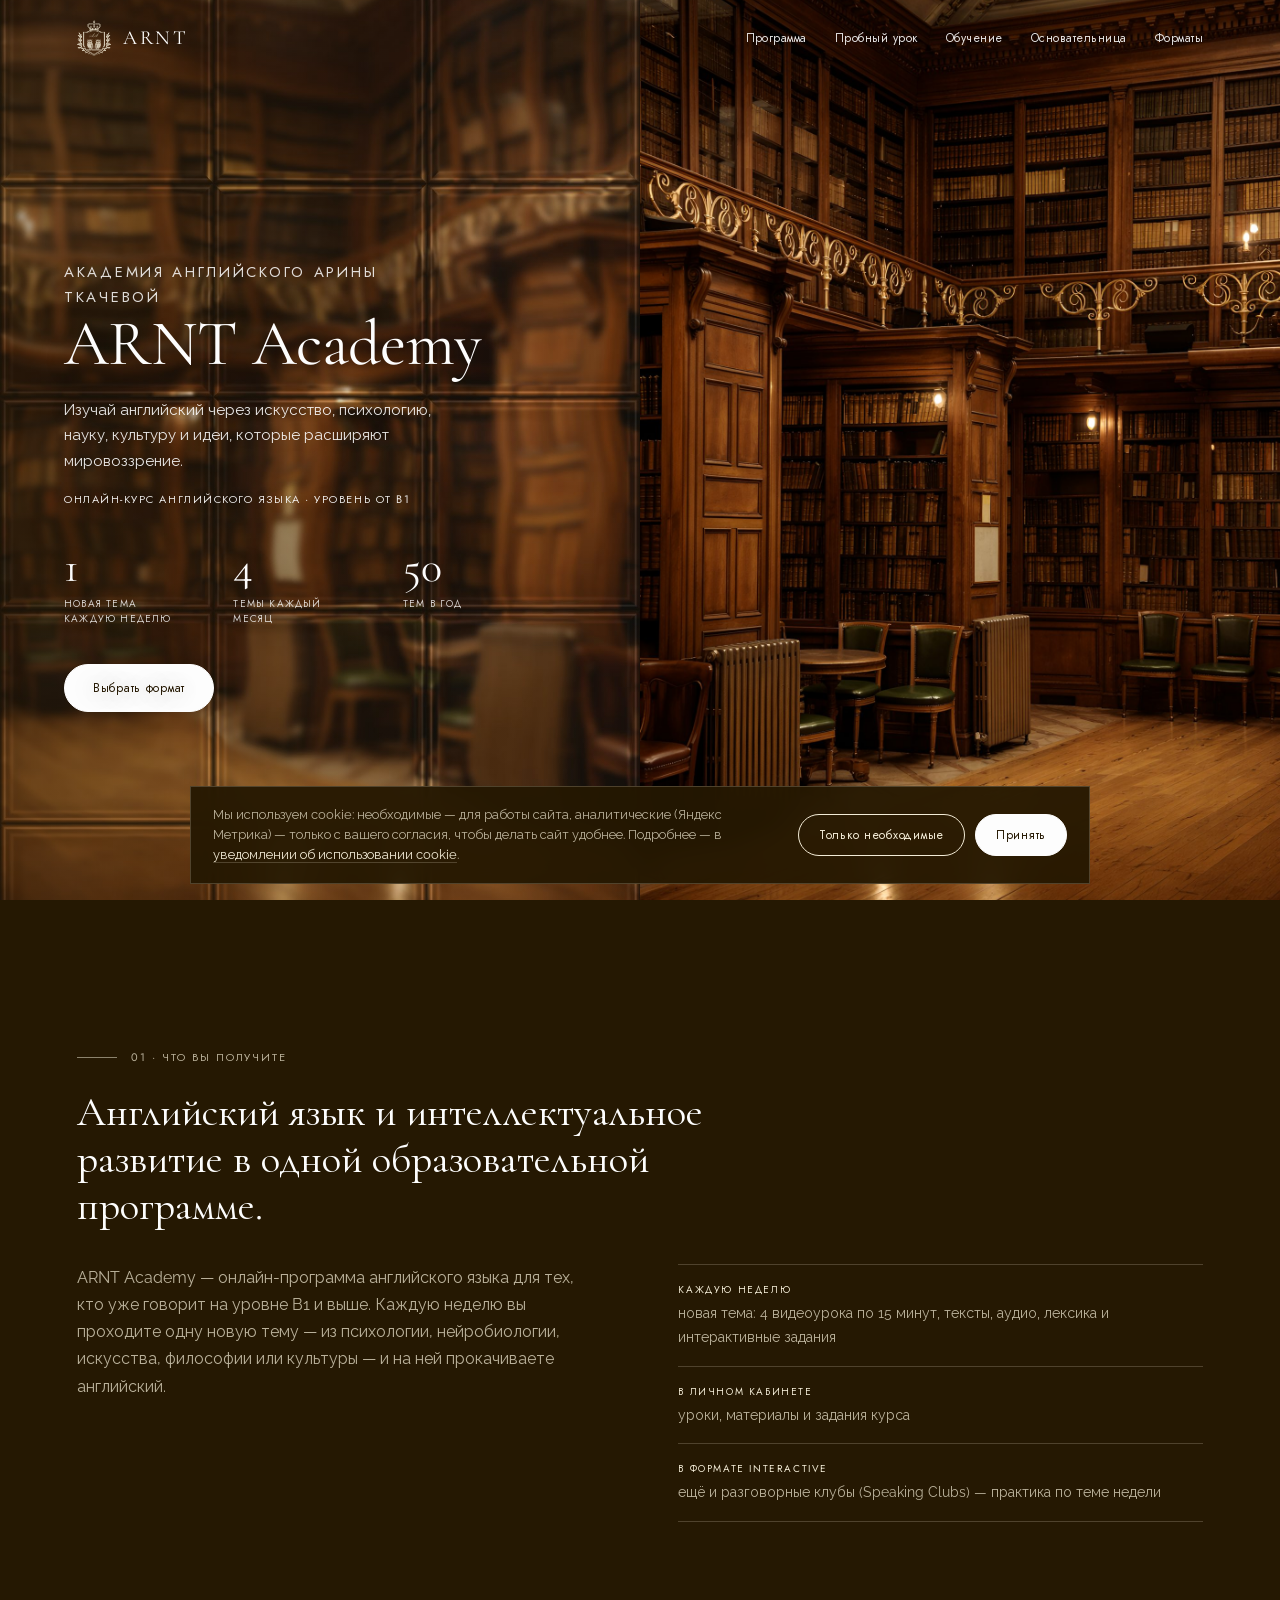
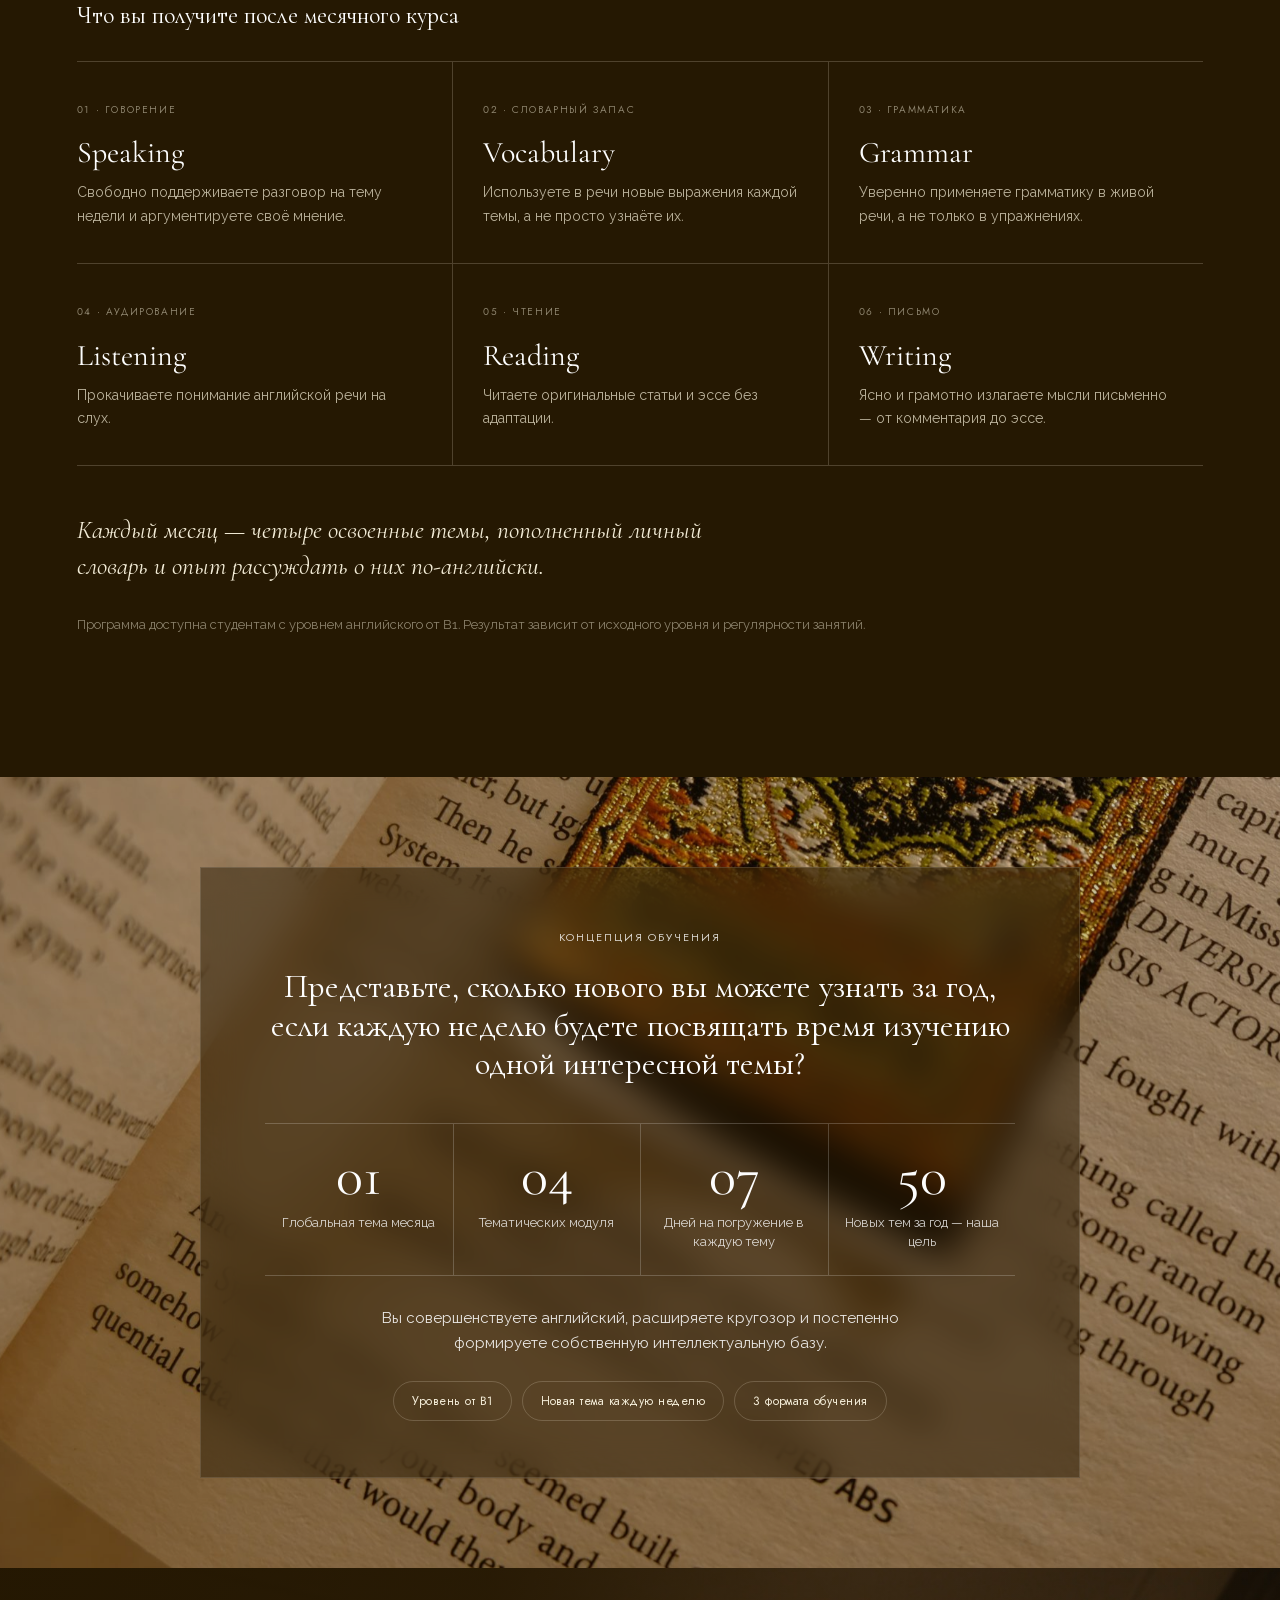
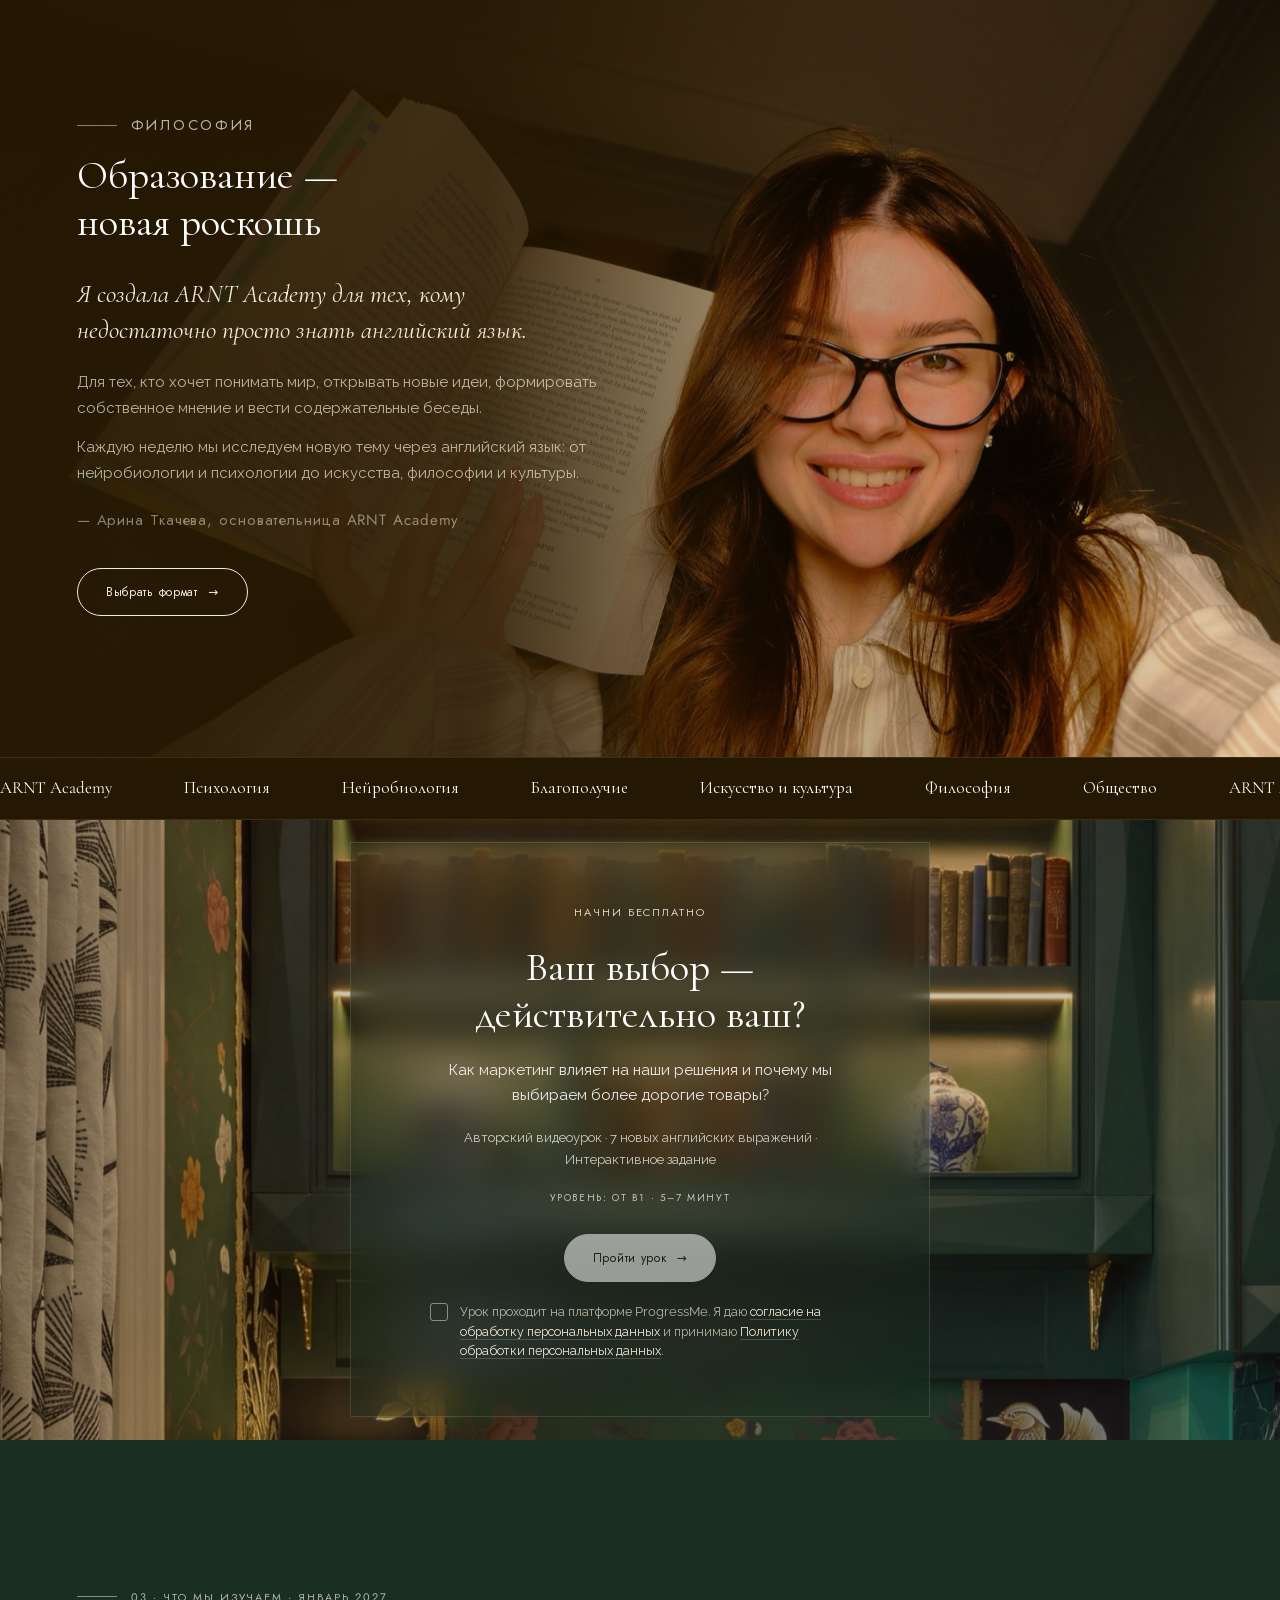
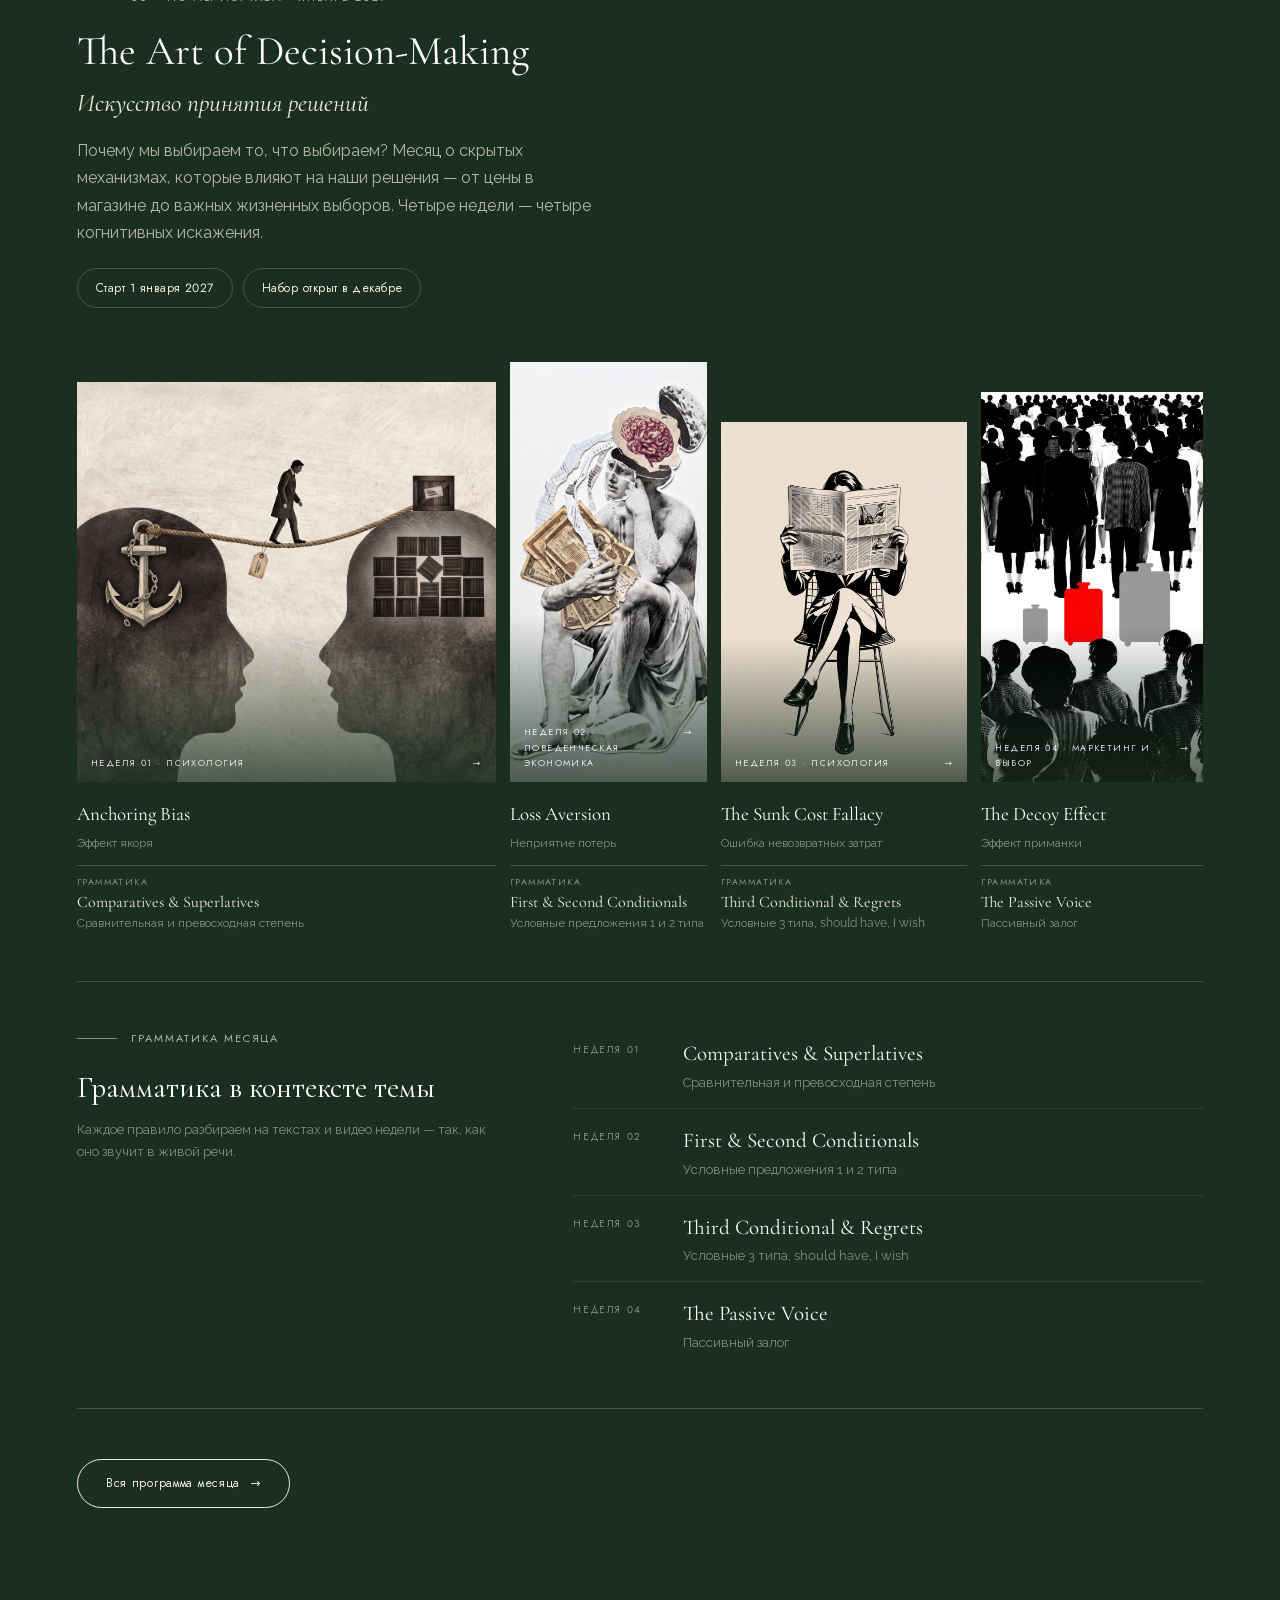
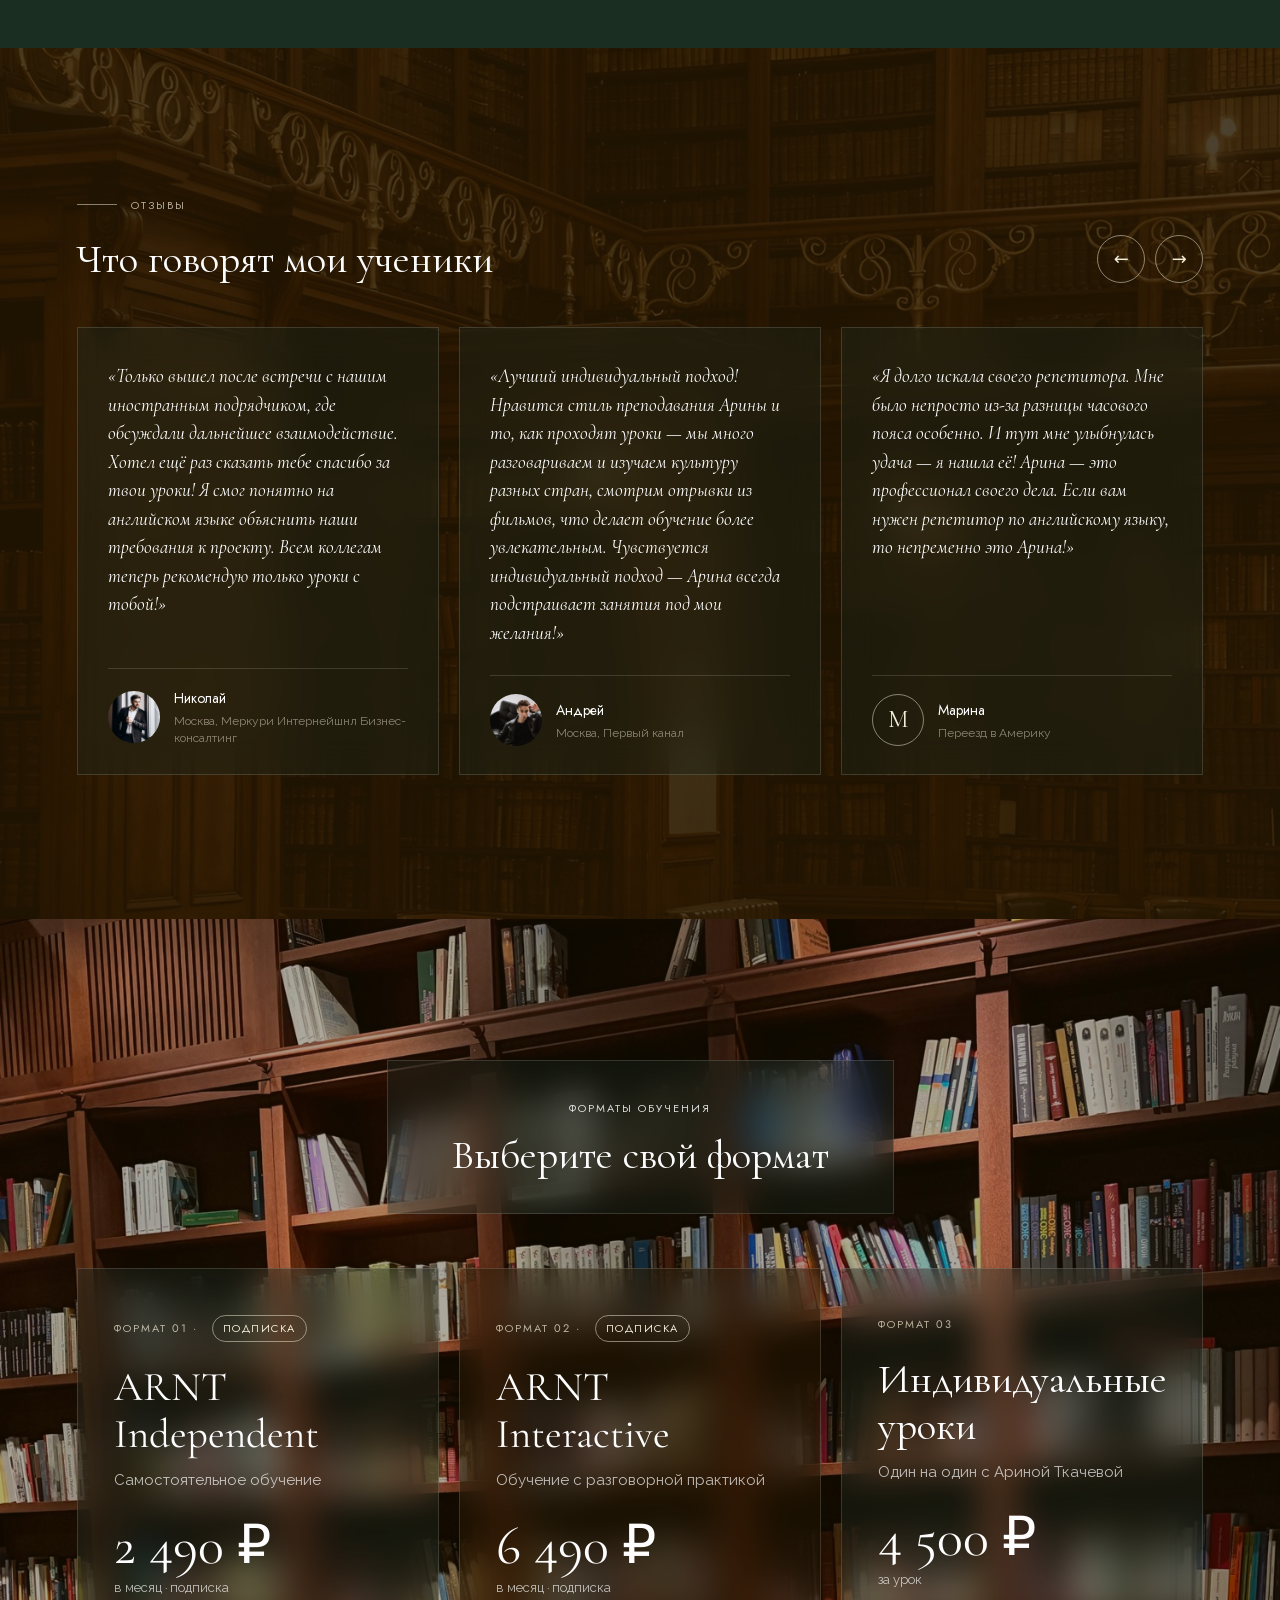
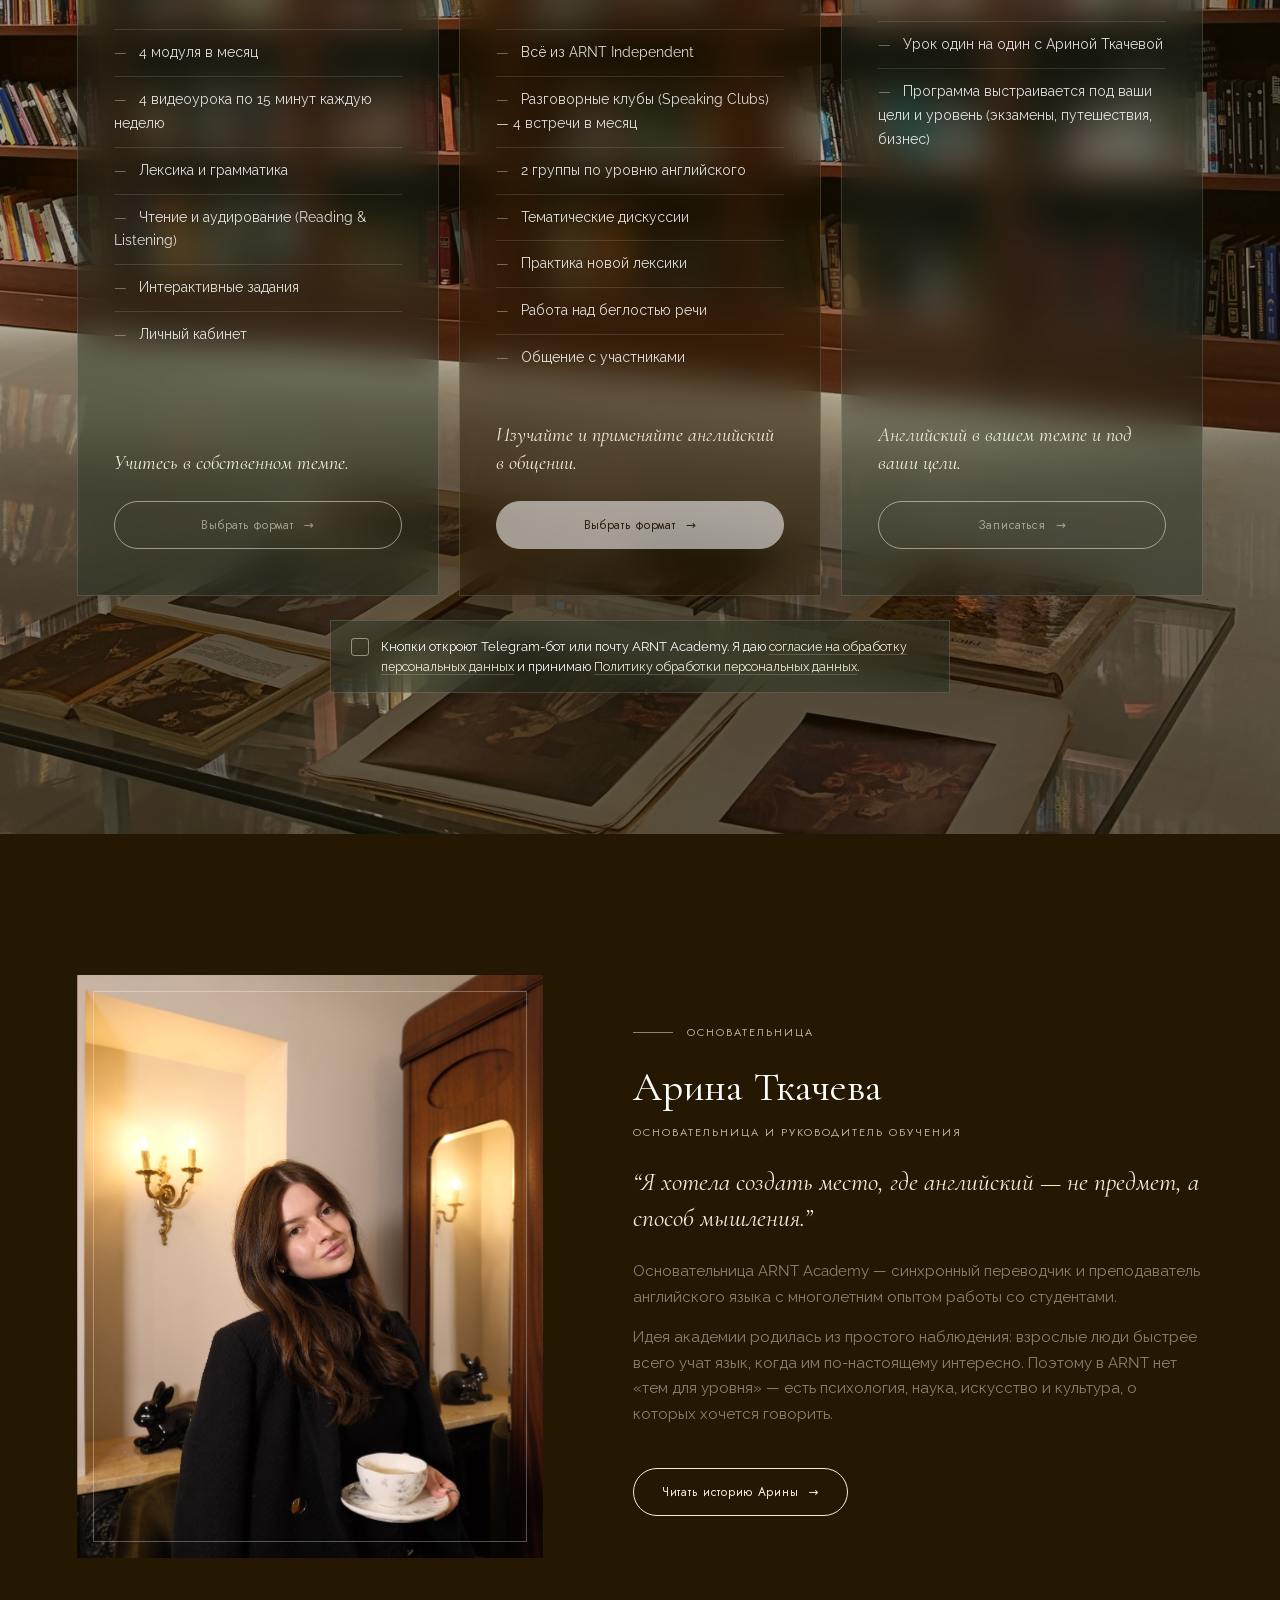
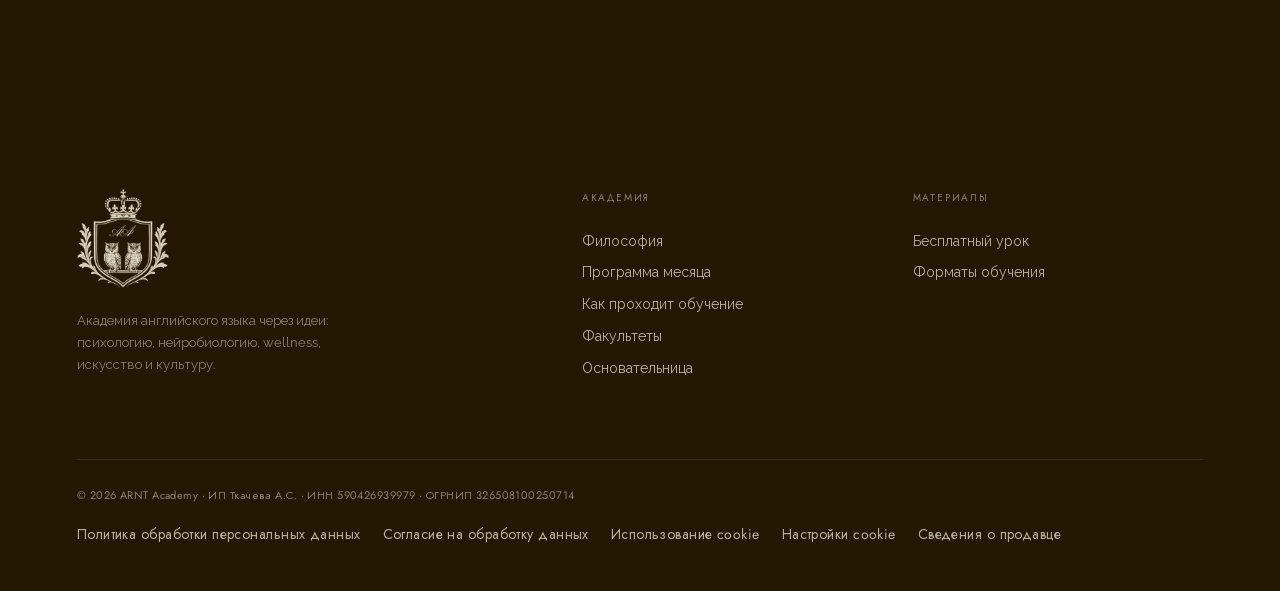
<file: index.html>
<!doctype html>
<html lang="ru">
<head>
  <meta charset="utf-8">
  <meta name="viewport" content="width=device-width, initial-scale=1">
  <title>ARNT Academy — академия английского языка</title>
  <meta name="description" content="ARNT Academy — академия английского языка Арины Ткачевой: английский через психологию, науку, искусство и культуру.">
  <meta name="theme-color" content="#1A2E22">
  <link rel="canonical" href="https://arntacademy.ru/">
  <link rel="icon" href="assets/img/logo-dark.png">
  <link rel="apple-touch-icon" href="assets/img/logo-dark.png">
  <meta property="og:type" content="website">
  <meta property="og:locale" content="ru_RU">
  <meta property="og:site_name" content="ARNT Academy">
  <meta property="og:url" content="https://arntacademy.ru/">
  <meta property="og:title" content="ARNT Academy — академия английского языка Арины Ткачевой">
  <meta property="og:description" content="Английский через психологию, науку, искусство и культуру. Новая тема каждую неделю, уровень от B1.">
  <meta property="og:image" content="https://arntacademy.ru/assets/img/og-image.jpg">
  <script type="application/ld+json">{"@context":"https://schema.org","@type":"EducationalOrganization","name":"ARNT Academy","url":"https://arntacademy.ru/","logo":"https://arntacademy.ru/assets/img/logo-dark.png","email":"arntacademy@gmail.com","founder":{"@type":"Person","name":"Арина Ткачева"},"description":"Онлайн-курс английского языка через психологию, науку, искусство и культуру. Уровень от B1."}</script>
  <!-- Безопасность: загрузка только с собственного домена -->
  <meta http-equiv="Content-Security-Policy" content="default-src 'self'; script-src 'self' https://mc.yandex.ru https://yastatic.net; style-src 'self' 'unsafe-inline'; img-src 'self' data: https://mc.yandex.ru; font-src 'self'; connect-src 'self' https://mc.yandex.ru; frame-src blob: https://mc.yandex.ru https://mc.yandex.com; child-src blob: https://mc.yandex.ru https://mc.yandex.com; media-src 'self'; object-src 'none'; base-uri 'self'; form-action 'self'">
  <meta name="referrer" content="strict-origin-when-cross-origin">
  <!-- Фирменные шрифты хранятся локально (без передачи данных посетителей третьим лицам) -->
  <link rel="stylesheet" href="css/fonts-cyr.css">
  <link rel="stylesheet" href="css/style.css">
</head>
<body>
  <header class="nav" id="nav">
    <a href="#/" class="nav__brand"><img src="assets/img/logo-cream.png" alt="">ARNT</a>
    <nav class="nav__links" id="navLinks"></nav>
    <button class="burger" id="burger" aria-label="Меню"><span></span><span></span></button>
  </header>
  <div class="mobile-menu" id="mobileMenu"></div>

  <main id="app"></main>
  <footer class="footer" id="footer"></footer>
  <div class="toast" id="toast"></div>
  <div class="cookie-bar" id="cookieBar" hidden>
    <p>Мы используем cookie: необходимые — для работы сайта, аналитические (Яндекс Метрика) — только с вашего согласия, чтобы делать сайт удобнее. Подробнее — в <a href="#/cookies">уведомлении об использовании cookie</a>.</p>
    <div class="cookie-bar__btns"><button class="btn" data-cookie="necessary">Только необходимые</button><button class="btn btn--solid" data-cookie="all">Принять</button></div>
  </div>
  <div class="modal" id="consentModal" hidden>
    <div class="modal__box" role="dialog" aria-modal="true" aria-labelledby="consentTitle">
      <button class="modal__close" data-consent-close aria-label="Закрыть">×</button>
      <p class="eyebrow">Перед переходом</p>
      <h2 class="h3" id="consentTitle">Подтвердите согласие на обработку данных</h2>
      <p class="muted small">Вы переходите во внешний сервис, где сможете оставить свои данные для записи.</p>
      <div class="consent-slot"></div>
      <a class="btn btn--solid is-disabled" id="consentGo" href="#" target="_blank" rel="noopener">Продолжить →</a>
    </div>
  </div>

  <script src="js/data.js"></script>
  <script src="js/app.js"></script>
</body>
</html>
</file>
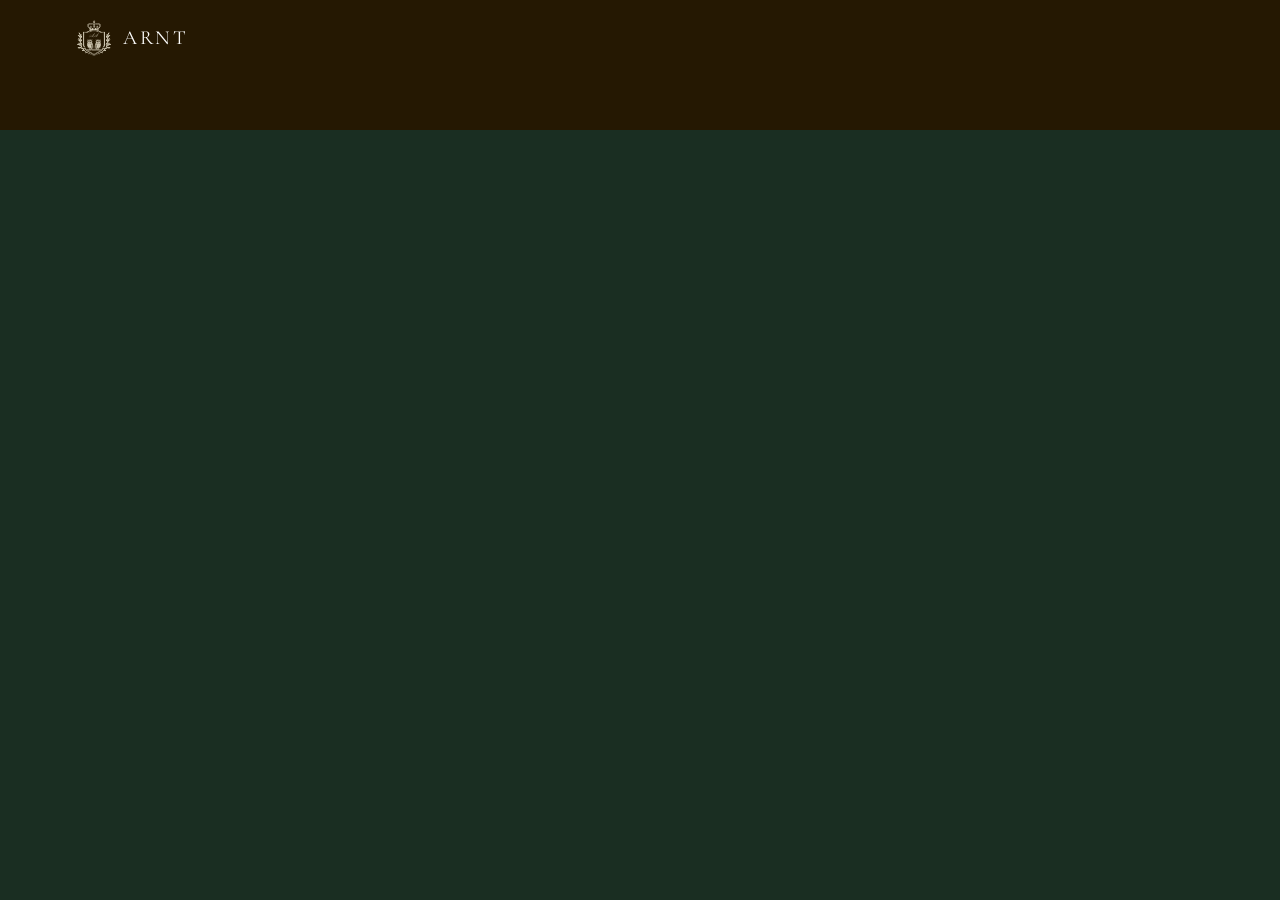
<file: async.html>
<!doctype html>
<html lang="ru"><head><meta charset="utf-8">
<title>ARNT Academy</title>
<meta name="robots" content="noindex">
<link rel="canonical" href="https://arntacademy.ru/#/membership">
<meta http-equiv="refresh" content="0; url=/#/membership">
</head><body style="background:#1A2E22;color:#F2EBD6;font-family:sans-serif;padding:40px">
<p>Страница переехала. <a style="color:#F2EBD6" href="/#/membership">Перейти на сайт ARNT Academy →</a></p>
</body></html>
</file>
<file: css/fonts-cyr.css>
/* Кириллица и курсив фирменных шрифтов — локальные файлы, без запросов к Google */
@font-face { font-family: 'Cormorant Garamond'; font-style: italic; font-weight: 400; font-display: swap; src: url('../assets/fonts/cormorant-garamond-italic-cyrillic.woff2') format('woff2'); unicode-range: U+0301, U+0400-045F, U+0490-0491, U+04B0-04B1, U+2116; }
@font-face { font-family: 'Cormorant Garamond'; font-style: italic; font-weight: 400; font-display: swap; src: url('../assets/fonts/cormorant-garamond-italic-latin.woff2') format('woff2'); unicode-range: U+0000-00FF, U+0131, U+0152-0153, U+02BB-02BC, U+02C6, U+02DA, U+02DC, U+0304, U+0308, U+0329, U+2000-206F, U+20AC, U+2122, U+2191, U+2193, U+2212, U+2215, U+FEFF, U+FFFD; }
@font-face { font-family: 'Cormorant Garamond'; font-style: normal; font-weight: 400; font-display: swap; src: url('../assets/fonts/cormorant-garamond-normal-cyrillic.woff2') format('woff2'); unicode-range: U+0301, U+0400-045F, U+0490-0491, U+04B0-04B1, U+2116; }
@font-face { font-family: 'Jost'; font-style: normal; font-weight: 400; font-display: swap; src: url('../assets/fonts/jost-normal-cyrillic.woff2') format('woff2'); unicode-range: U+0301, U+0400-045F, U+0490-0491, U+04B0-04B1, U+2116; }
@font-face { font-family: 'Raleway'; font-style: normal; font-weight: 400; font-display: swap; src: url('../assets/fonts/raleway-normal-cyrillic.woff2') format('woff2'); unicode-range: U+0301, U+0400-045F, U+0490-0491, U+04B0-04B1, U+2116; }
</file>
<file: css/style.css>
/* ==========================================================================
   ARNT Academy — стили
   Палитра и шрифты — только фирменные.
   ========================================================================== */

@font-face { font-family: 'Cormorant Garamond'; src: url('../assets/fonts/cormorant-garamond-v21-latin-regular.woff2') format('woff2'); font-weight: 400; font-display: swap; unicode-range: U+0000-00FF, U+0131, U+0152-0153, U+02BB-02BC, U+02C6, U+02DA, U+02DC, U+2000-206F, U+20AC, U+2122, U+2191, U+2193, U+2212, U+2215, U+FEFF, U+FFFD; }
@font-face { font-family: 'Jost'; src: url('../assets/fonts/jost-v20-latin-regular.woff2') format('woff2'); font-weight: 400; font-display: swap; unicode-range: U+0000-00FF, U+0131, U+0152-0153, U+02BB-02BC, U+02C6, U+02DA, U+02DC, U+2000-206F, U+20AC, U+2122, U+2191, U+2193, U+2212, U+2215, U+FEFF, U+FFFD; }
@font-face { font-family: 'Raleway'; src: url('../assets/fonts/raleway-v37-latin-regular.woff2') format('woff2'); font-weight: 400; font-display: swap; unicode-range: U+0000-00FF, U+0131, U+0152-0153, U+02BB-02BC, U+02C6, U+02DA, U+02DC, U+2000-206F, U+20AC, U+2122, U+2191, U+2193, U+2212, U+2215, U+FEFF, U+FFFD; }

:root {
  --white: #FDFDFD;   /* Прозрачность */
  --cream: #F2EBD6;   /* Стабильность */
  --brown: #251802;   /* Структура */
  --green: #1A2E22;   /* Современность */

  --cream-70: rgba(242, 235, 214, .72);
  --cream-50: rgba(242, 235, 214, .5);
  --cream-20: rgba(242, 235, 214, .2);
  --cream-10: rgba(242, 235, 214, .1);
  --brown-60: rgba(37, 24, 2, .6);
  --brown-20: rgba(37, 24, 2, .18);

  --serif: 'Cormorant Garamond', Georgia, serif;
  --sans: 'Jost', 'Raleway', system-ui, sans-serif;
  --body: 'Raleway', 'Jost', system-ui, sans-serif;

  --pad: clamp(20px, 6vw, 96px);
  --max: 1280px;
  --ease: cubic-bezier(.2, .7, .2, 1);
}

*, *::before, *::after { box-sizing: border-box; }
html { scroll-behavior: smooth; }
body {
  margin: 0; background: var(--green); color: var(--cream);
  font-family: var(--body); font-size: 15px; line-height: 1.7;
  -webkit-font-smoothing: antialiased;
}
img { max-width: 100%; display: block; }
a { color: inherit; text-decoration: none; }
button, input, textarea, select { font: inherit; color: inherit; }
::selection { background: var(--cream); color: var(--green); }
:focus-visible { outline: 1px solid var(--cream); outline-offset: 3px; }

/* ---------- Типографика ---------- */
.eyebrow {
  font-family: var(--sans); font-size: 11px; letter-spacing: .18em; text-transform: uppercase;
  color: var(--cream-70); display: inline-flex; align-items: center; gap: 14px; margin: 0 0 22px;
}
.eyebrow.line::before { content: ''; width: 40px; height: 1px; background: currentColor; opacity: .7; }
.h-display { font-family: var(--serif); font-weight: 400; font-size: clamp(44px, 6.4vw, 92px); line-height: 1.02; letter-spacing: -.01em; margin: 0; color: var(--white); }
.h1 { font-family: var(--serif); font-weight: 400; font-size: clamp(36px, 4.4vw, 64px); line-height: 1.08; margin: 0; color: var(--white); }
.h2 { font-family: var(--serif); font-weight: 400; font-size: clamp(30px, 3.2vw, 44px); line-height: 1.15; margin: 0; color: var(--white); }
.h3 { font-family: var(--serif); font-weight: 400; font-size: 24px; line-height: 1.2; margin: 0; color: var(--white); }
.lead { font-size: 16px; color: var(--cream-70); max-width: 520px; }
.muted { color: var(--cream-50); }
.quote { font-family: var(--serif); font-style: italic; font-size: clamp(20px, 2vw, 26px); line-height: 1.4; color: var(--cream); margin: 0 0 24px; }
.small { font-size: 13px; }

/* ---------- Кнопки ---------- */
.btn {
  display: inline-flex; align-items: center; justify-content: center; gap: 10px;
  font-family: var(--sans); font-size: 12px; letter-spacing: .06em;
  padding: 13px 28px; border-radius: 999px; border: 1px solid var(--cream);
  background: transparent; color: var(--cream); cursor: pointer;
  transition: background .35s var(--ease), color .35s var(--ease), border-color .35s var(--ease);
}
.btn:hover { background: var(--cream); color: var(--green); }
.btn--solid { background: var(--white); border-color: var(--white); color: var(--brown); }
.btn--solid:hover { background: transparent; color: var(--white); }
.btn--dark { border-color: var(--brown); color: var(--brown); }
.btn--dark:hover { background: var(--brown); color: var(--cream); }
.btn .arr { transition: transform .35s var(--ease); }
.btn:hover .arr { transform: translateX(4px); }
.link-arrow { font-family: var(--sans); font-size: 12px; letter-spacing: .06em; border-bottom: 1px solid var(--cream-20); padding-bottom: 3px; transition: border-color .3s; }
.link-arrow:hover { border-color: var(--cream); }

/* ---------- Каркас ---------- */
.wrap { max-width: var(--max); margin: 0 auto; padding: 0 var(--pad); }
.section { padding: clamp(80px, 11vw, 150px) 0; }
.section--brown { background: var(--brown); }
.section--cream { background: var(--cream); color: var(--brown); }
.section--cream .h1, .section--cream .h2, .section--cream .h3, .section--cream .h-display { color: var(--brown); }
.section--cream .eyebrow, .section--cream .lead { color: var(--brown-60); }
.hr { height: 1px; background: var(--cream-20); border: 0; margin: 0; }

/* ---------- Навигация ---------- */
.nav {
  position: fixed; inset: 0 0 auto 0; z-index: 50; height: 76px;
  display: flex; align-items: center; justify-content: space-between; padding: 0 var(--pad);
  transition: background .4s var(--ease), height .4s var(--ease);
}
.nav.is-solid { background: rgba(26, 46, 34, .94); backdrop-filter: blur(14px); -webkit-backdrop-filter: blur(14px); height: 64px; border-bottom: 1px solid var(--cream-10); }
.nav__brand { display: flex; align-items: center; gap: 12px; font-family: var(--serif); font-size: 20px; letter-spacing: .14em; color: var(--white); }
.nav__brand img { width: 34px; height: auto; }
.nav__links { display: flex; align-items: center; gap: clamp(18px, 2.2vw, 34px); font-family: var(--sans); font-size: 12px; letter-spacing: .04em; }
.nav__links a { position: relative; color: var(--white); opacity: .88; transition: opacity .3s; }
.nav__links a:hover, .nav__links a.active { opacity: 1; }
.nav__links a.active::after { content: ''; position: absolute; left: 0; right: 0; bottom: -6px; height: 1px; background: currentColor; }
.nav__icons { display: flex; gap: 16px; align-items: center; margin-left: 10px; }
.nav__icons svg { width: 17px; height: 17px; stroke: currentColor; fill: none; stroke-width: 1.2; }
.burger { display: none; width: 40px; height: 40px; background: none; border: 0; cursor: pointer; position: relative; }
.burger span { position: absolute; left: 9px; right: 9px; height: 1px; background: var(--white); transition: transform .35s var(--ease), top .35s var(--ease); }
.burger span:nth-child(1) { top: 16px; } .burger span:nth-child(2) { top: 24px; }
.menu-open .burger span:nth-child(1) { top: 20px; transform: rotate(45deg); }
.menu-open .burger span:nth-child(2) { top: 20px; transform: rotate(-45deg); }
.mobile-menu {
  position: fixed; inset: 0; z-index: 45; background: var(--green); padding: 110px var(--pad) 40px;
  display: flex; flex-direction: column; gap: 6px; opacity: 0; pointer-events: none; transition: opacity .4s var(--ease);
}
.mobile-menu a { font-family: var(--serif); font-size: 34px; color: var(--white); line-height: 1.35; }
.mobile-menu .eyebrow { margin-top: 28px; }
.menu-open .mobile-menu { opacity: 1; pointer-events: auto; }

/* ---------- HERO (как в примере: стекло слева, фото справа) ---------- */
.hero { position: relative; height: 100vh; min-height: 640px; max-height: 1000px; display: grid; grid-template-columns: 1fr 1fr; overflow: hidden; background: var(--brown); }
.hero__photo { position: absolute; inset: 0; background-size: cover; background-position: center 35%; transform: scale(1.04); animation: heroIn 2.4s var(--ease) forwards; }
@keyframes heroIn { to { transform: scale(1); } }
.hero__glass {
  position: relative; z-index: 2; display: flex; flex-direction: column; justify-content: center;
  padding: 120px clamp(24px, 5vw, 80px) 70px;
  background-size: cover; background-position: center;
}
.hero__glass::before { /* лёгкое затемнение для читаемости текста */
  content: ''; position: absolute; inset: 0; pointer-events: none;
  background: linear-gradient(90deg, rgba(37,24,2,.42), rgba(37,24,2,.12) 85%);
}
.hero__content { position: relative; z-index: 2; max-width: 460px; opacity: 0; transform: translateY(18px); animation: rise 1.2s .3s var(--ease) forwards; }
.hero__content .h-display { font-size: clamp(42px, 5vw, 76px); white-space: nowrap; }
.hero__content .eyebrow { color: var(--white); opacity: .85; }
.hero__content { text-shadow: 0 1px 24px rgba(37,24,2,.45); }
.hero__content p { color: var(--white); opacity: .9; font-size: 15px; margin: 22px 0 0; max-width: 400px; }
.hero__stats { display: grid; grid-template-columns: repeat(3, auto); gap: 28px; margin: 36px 0 38px; max-width: 430px; }
.hero__stats b { display: block; font-family: var(--serif); font-weight: 400; font-size: 44px; line-height: 1; color: var(--white); }
.hero__stats span { display: block; font-family: var(--sans); font-size: 10px; letter-spacing: .12em; text-transform: uppercase; color: var(--white); opacity: .8; margin-top: 8px; max-width: 110px; line-height: 1.45; }
.hero__right { position: relative; z-index: 1; background-size: cover; background-position: center 35%; animation: heroZoom 2.4s var(--ease) both; }
@keyframes heroZoom { from { transform: scale(1.05); } }
.hero { isolation: isolate; }
.hero__right { overflow: hidden; }
@keyframes rise { to { opacity: 1; transform: none; } }

/* Hero внутренних страниц */
.page-hero { position: relative; padding: 180px 0 90px; overflow: hidden; }
.page-hero--img { min-height: 62vh; display: flex; align-items: flex-end; }
.page-hero--img .bg { position: absolute; inset: 0; background-size: cover; background-position: center; }
.page-hero--img .bg::after { content: ''; position: absolute; inset: 0; background: linear-gradient(180deg, rgba(26,46,34,.55), rgba(26,46,34,.9)); }
.page-hero .wrap { position: relative; width: 100%; }
.page-hero .lead { margin-top: 24px; }

/* ---------- Философия (2 колонки) ---------- */
.split { display: grid; grid-template-columns: 1fr 1fr; gap: clamp(40px, 7vw, 120px); align-items: start; }
.split .h2 { margin-bottom: 40px; }
.vline { border-left: 1px solid var(--cream-20); padding-left: clamp(20px, 3vw, 40px); }
.vline p { color: var(--cream-70); margin: 0 0 14px; font-size: 14px; }
.vline p.quote { font-size: clamp(20px, 2vw, 26px); color: var(--cream); margin-bottom: 24px; }

/* ---------- Новые блоки главной ---------- */
.hero__content p.hero__offer { font-family: var(--sans); font-size: 11px; letter-spacing: .14em; text-transform: uppercase; margin: 16px 0 0; opacity: .9; }
.product { display: grid; grid-template-columns: 1fr 1fr; gap: clamp(30px, 6vw, 100px); margin-top: 34px; align-items: start; }
.product .lead { max-width: none; margin: 0; }
.product__list { list-style: none; margin: 0; padding: 0; }
.product__list li { padding: 16px 0; border-top: 1px solid var(--cream-20); color: var(--cream-70); font-size: 14px; }
.product__list li:last-child { border-bottom: 1px solid var(--cream-20); }
.product__list b { display: block; font-family: var(--sans); font-weight: 400; font-size: 10px; letter-spacing: .16em; text-transform: uppercase; color: var(--cream); margin-bottom: 4px; }
.sign { font-family: var(--sans); font-size: 12px; letter-spacing: .06em; color: var(--cream-50) !important; margin-top: 26px !important; }
.manifesto { padding: clamp(90px, 12vw, 170px) 0; }
.manifesto__line { font-family: var(--serif); font-size: clamp(40px, 7.4vw, 112px); line-height: 1.02; color: var(--white); margin: 0; letter-spacing: -.015em; }
.manifesto__line em { font-style: italic; color: var(--cream); }
.manifesto__line--right { text-align: right; }
.concept { display: grid; grid-template-columns: repeat(4, 1fr); gap: 1px; background: var(--cream-20); border-block: 1px solid var(--cream-20); margin: 60px 0; }
.concept > div { background: var(--brown); padding: 36px 26px 34px 0; }
.concept > div + div { padding-left: 26px; }
.concept b { display: block; font-family: var(--serif); font-weight: 400; font-size: clamp(56px, 6vw, 88px); line-height: 1; color: var(--white); margin-bottom: 14px; }
.concept span { font-size: 14px; color: var(--cream-70); }
.chips { display: flex; flex-wrap: wrap; gap: 10px; justify-content: flex-end; }
.chips span { font-family: var(--sans); font-size: 12px; letter-spacing: .04em; padding: 9px 18px; border: 1px solid var(--cream-20); border-radius: 99px; color: var(--cream); }
.skills { display: grid; grid-template-columns: repeat(3, 1fr); border-top: 1px solid var(--cream-20); margin-top: 54px; }
.skills > div { padding: 34px 30px 34px 0; border-bottom: 1px solid var(--cream-20); }
.skills > div:not(:nth-child(3n+1)) { padding-left: 30px; border-left: 1px solid var(--cream-20); }
.skills .h3 { font-size: 30px; margin: 14px 0 6px; }
.skills p { margin: 0; color: var(--cream-70); font-size: 14px; line-height: 1.7; }
.skills .h3 + p { margin-top: 10px; }
.skills { margin-top: 30px !important; }
.skills-result { display: flex; justify-content: space-between; align-items: end; gap: 30px; flex-wrap: wrap; margin-top: 46px; }
.skills-result .quote { max-width: 640px; margin: 0; }
.skills-result .small { margin: 0; }
.dirs { border-top: 1px solid var(--cream-20); }
.dir { position: relative; display: grid; grid-template-columns: 70px 1fr 1fr 40px; gap: 20px; align-items: center; padding: 30px 0; border-bottom: 1px solid var(--cream-20); overflow: hidden; }
.dir__bg { position: absolute; inset: 0; background-size: cover; opacity: 0; transition: opacity .6s var(--ease); }
.dir__bg::after { content: ''; position: absolute; inset: 0; background: rgba(26,46,34,.62); }
.dir > span:not(.dir__bg) { position: relative; transition: transform .5s var(--ease); }
.dir__t { font-family: var(--serif); font-size: clamp(32px, 4vw, 58px); line-height: 1.05; color: var(--white); }
.dir__d { color: var(--cream-70); font-size: 14px; }
.dir__a { font-size: 22px; color: var(--cream); text-align: right; }
.dir:hover .dir__bg { opacity: 1; }
.dir:hover > span:not(.dir__bg) { transform: translateX(14px); }
.plans.plans--2 { grid-template-columns: repeat(2, 1fr); }
.plans.plans--3 { grid-template-columns: repeat(3, minmax(0, 1fr)); }
.photo-section--formats .plans.plans--3 { max-width: none; }
.plan .price + .muted { display: block; }
.plan__badge { display: inline-block; padding: 3px 10px; border: 1px solid var(--cream-50); border-radius: 99px; color: var(--cream); letter-spacing: .14em; }
.plans--2 .plan { padding: clamp(36px, 5vw, 64px); }

/* ---------- Секции с фото на фоне ---------- */
.photo-section { position: relative; overflow: hidden; isolation: isolate; }
.photo-section__bg { position: absolute; inset: 0; z-index: -1; background-size: cover; background-position: center; }
.photo-section__bg::after { content: ''; position: absolute; inset: 0; }
.photo-section .wrap { position: relative; }
.photo-section--luxury { min-height: 720px; display: flex; align-items: center; }
.photo-section--luxury .wrap { width: 100%; }
.photo-section--luxury .photo-section__bg { background-size: max(125%, 1500px) auto; background-position: 0% 40%; background-repeat: no-repeat; background-color: var(--brown); }
.photo-section--luxury .photo-section__bg::after { background: linear-gradient(90deg, rgba(37,24,2,.96) 0%, rgba(37,24,2,.88) 38%, rgba(37,24,2,.35) 62%, rgba(37,24,2,.12) 100%); }
.luxury { max-width: 520px; }
.luxury .h2 { margin-bottom: 30px; }
.luxury p { color: var(--cream-70); font-size: 15px; margin: 0 0 14px; }
.luxury p.quote { color: var(--cream); font-size: clamp(20px, 2vw, 26px); margin-bottom: 22px; }
.luxury .sign { margin: 22px 0 34px !important; }
.photo-section--formats .photo-section__bg::after { background: rgba(37,24,2,.38); }
.photo-section--formats .section-head { justify-content: center; text-align: center; }
.photo-section--formats .section-head .eyebrow { color: var(--white); opacity: .85; }
.photo-section--formats .section-head .eyebrow.line::before { display: none; }
.photo-section--formats .section-head > div { padding: 34px clamp(30px, 5vw, 70px); background: rgba(26,46,34,.32); border: 1px solid rgba(253,253,253,.14); backdrop-filter: blur(18px); -webkit-backdrop-filter: blur(18px); }
.photo-section--formats .section-head .eyebrow { margin-bottom: 14px; }
.plans-consent { max-width: 620px; margin-top: 26px; }
.photo-section--formats .plans-consent { margin: 24px auto 0; padding: 16px 20px; background: rgba(26,46,34,.32); border: 1px solid rgba(253,253,253,.14); backdrop-filter: blur(18px); -webkit-backdrop-filter: blur(18px); }
.photo-section--formats .consent-check { color: var(--white); }
.photo-section--formats .plans { background: none; border: 0; gap: 20px; max-width: 1040px; margin: 0 auto; }
.photo-section--formats .plan { background: rgba(26,46,34,.32); border: 1px solid rgba(253,253,253,.14); backdrop-filter: blur(18px); -webkit-backdrop-filter: blur(18px); }
.photo-section--formats .plan li { color: var(--white); opacity: .85; border-top-color: rgba(253,253,253,.14); }
.photo-section--formats .plan .muted { color: var(--white); opacity: .7; }
.photo-section--formats .plan.featured { background: rgba(37,24,2,.45); }

.photo-section--concept .photo-section__bg { background-position: center 40%; }
.photo-section--concept .photo-section__bg::after { background: linear-gradient(180deg, rgba(37,24,2,.9), rgba(37,24,2,.82) 50%, rgba(37,24,2,.92)); }
.photo-section--concept .concept { background: rgba(242,235,214,.2); }
.photo-section--concept .concept > div { padding: 32px 24px; background: rgba(37,24,2,.55); backdrop-filter: blur(6px); -webkit-backdrop-filter: blur(6px); }

.banner--concept { min-height: 820px; padding: 90px 0; }
.glass-card.glass-card--wide { max-width: 880px; width: calc(100% - 40px); background: rgba(37,24,2,.45); }
.glass-card.glass-card--wide .h2 { font-size: clamp(26px, 2.6vw, 36px); margin-bottom: 40px; }
.concept-mini { display: grid; grid-template-columns: repeat(4, 1fr); border-block: 1px solid rgba(253,253,253,.2); margin-bottom: 30px; }
.concept-mini > div { padding: 24px 12px; }
.concept-mini > div + div { border-left: 1px solid rgba(253,253,253,.2); }
.concept-mini b { display: block; font-family: var(--serif); font-weight: 400; font-size: clamp(44px, 4.4vw, 64px); line-height: 1; color: var(--white); margin-bottom: 10px; }
.concept-mini span { font-size: 13px; color: var(--white); opacity: .8; line-height: 1.4; display: block; }
.concept-text { color: var(--white); opacity: .88; font-size: 15px; max-width: 560px; margin: 0 auto 24px; }

/* ---------- Отзывы ---------- */
.reviews { position: relative; overflow: hidden; isolation: isolate; padding: clamp(80px, 11vw, 140px) 0; }
.reviews__bg { position: absolute; inset: 0; z-index: -1; background-size: cover; background-position: center 40%; }
.reviews__bg::after { content: ''; position: absolute; inset: 0; background: rgba(37,24,2,.82); }
.reviews__head { display: flex; justify-content: space-between; align-items: end; gap: 24px; margin-bottom: 44px; }
.reviews__nav { display: flex; gap: 10px; }
.reviews__btn { width: 48px; height: 48px; border-radius: 50%; border: 1px solid var(--cream-50); background: none; color: var(--cream); font-size: 18px; cursor: pointer; transition: background .3s, color .3s; }
.reviews__btn:hover { background: var(--cream); color: var(--brown); }
.reviews__track { display: grid; grid-auto-flow: column; grid-auto-columns: calc((100% - 40px) / 3); gap: 20px; overflow-x: auto; scroll-snap-type: x mandatory; scrollbar-width: none; padding-bottom: 4px; }
.reviews__track::-webkit-scrollbar { display: none; }
.review { scroll-snap-align: start; margin: 0; display: flex; flex-direction: column; justify-content: space-between; gap: 28px; padding: 34px 30px 28px; background: rgba(26,46,34,.32); border: 1px solid rgba(253,253,253,.14); backdrop-filter: blur(18px); -webkit-backdrop-filter: blur(18px); }
.review blockquote { margin: 0; font-family: var(--serif); font-style: italic; font-size: 19px; line-height: 1.5; color: var(--white); }
.review blockquote::before { content: '«'; } .review blockquote::after { content: '»'; }
.review figcaption { display: flex; align-items: center; gap: 14px; padding-top: 18px; border-top: 1px solid rgba(253,253,253,.14); }
.review img, .review__initial { width: 52px; height: 52px; border-radius: 50%; object-fit: cover; flex: none; }
.review__initial { display: grid; place-items: center; border: 1px solid var(--cream-50); font-family: var(--serif); font-size: 24px; color: var(--cream); }
.review b { display: block; font-family: var(--sans); font-weight: 400; font-size: 14px; color: var(--white); }
.review small { display: block; font-size: 12px; color: var(--cream-50); line-height: 1.4; margin-top: 2px; }

/* ---------- История основательницы ---------- */
.path { border-top: 1px solid var(--cream-20); }
.path__item { display: grid; grid-template-columns: 70px 1.1fr 1fr; gap: 30px; align-items: baseline; padding: 34px 0; border-bottom: 1px solid var(--cream-20); }
.path__place { font-family: var(--serif); font-size: clamp(34px, 4.2vw, 60px); line-height: 1.05; color: var(--white); }
.path__item p { margin: 8px 0 0; color: var(--cream-70); font-size: 14px; }
.facts { display: grid; grid-template-columns: 1fr 1fr; gap: clamp(30px, 5vw, 80px); margin-top: 90px; }
.countries { display: grid; grid-template-columns: auto 1fr; gap: clamp(20px, 3vw, 44px); align-items: center; }
.countries b { font-family: var(--serif); font-weight: 400; font-size: clamp(120px, 16vw, 230px); line-height: .85; color: var(--white); }
.collage { columns: 3; column-gap: 14px; }
.collage__item { margin: 0 0 14px; break-inside: avoid; overflow: hidden; position: relative; }
.collage__item:nth-child(4) { margin-top: 0; }
.collage__item img { width: 100%; height: auto; display: block; filter: saturate(.92); transition: transform 1.2s var(--ease), filter .6s var(--ease); }
.collage__item:hover img { transform: scale(1.04); filter: none; }
.collage__item::after { content: ''; position: absolute; inset: 12px; border: 1px solid rgba(253,253,253,.22); pointer-events: none; }

/* ---------- Бегущая строка ---------- */
.marquee { background: var(--brown); border-block: 1px solid var(--cream-10); overflow: hidden; padding: 16px 0; }
.marquee__track { display: flex; gap: 72px; width: max-content; animation: marquee 38s linear infinite; }
.marquee__track span { font-family: var(--serif); font-size: 17px; color: var(--white); white-space: nowrap; }
.marquee:hover .marquee__track { animation-play-state: paused; }
@keyframes marquee { to { transform: translateX(-50%); } }

/* ---------- Карточки недель (асимметрия как в примере) ---------- */
.cards { display: grid; grid-template-columns: 1.7fr .8fr 1fr .9fr; gap: 14px; margin: 54px 0 50px; align-items: end; }
.card { display: block; cursor: pointer; }
.card__img { position: relative; overflow: hidden; height: 400px; background: var(--brown); }
.card:nth-child(2) .card__img { height: 420px; }
.card:nth-child(3) .card__img { height: 360px; }
.card:nth-child(4) .card__img { height: 390px; }
.card__img > .ph { position: absolute; inset: 0; background-size: cover; transition: transform 1.2s var(--ease); }
.card:hover .card__img > .ph { transform: scale(1.05); }
.card__img::after { content: ''; position: absolute; inset: 0; background: linear-gradient(180deg, transparent 60%, rgba(26,46,34,.75)); }
.card__tag { position: absolute; z-index: 2; left: 14px; right: 14px; bottom: 12px; display: flex; justify-content: space-between; font-family: var(--sans); font-size: 9px; letter-spacing: .16em; text-transform: uppercase; color: var(--white); opacity: .85; }
.card__title { font-family: var(--serif); font-size: 19px; color: var(--white); margin: 16px 0 2px; }
.card__sub { font-size: 12px; color: var(--cream-50); }

.card__gram { margin-top: 12px; padding-top: 10px; border-top: 1px solid var(--cream-20); font-family: var(--serif); font-size: 16px; color: var(--cream); line-height: 1.3; }
.card__gram span { display: block; font-family: var(--sans); font-size: 9px; letter-spacing: .16em; text-transform: uppercase; color: var(--cream-50); margin-bottom: 4px; }
.card__gram small { display: block; font-family: var(--body); font-size: 12px; color: var(--cream-50); margin-top: 3px; }
.grammar-month { display: grid; grid-template-columns: .8fr 1.2fr; gap: clamp(30px, 6vw, 90px); margin: 10px 0 50px; padding: 40px 0; border-block: 1px solid var(--cream-20); }
.grammar-month .h3 { font-size: 30px; margin-bottom: 12px; }
.grammar-month ol { list-style: none; margin: 0; padding: 0; }
.grammar-month li { display: grid; grid-template-columns: 90px 1fr; column-gap: 20px; padding: 14px 0; border-bottom: 1px solid var(--cream-10); }
.grammar-month li:last-child { border-bottom: 0; }
.grammar-month li .type { grid-row: span 2; padding-top: 5px; }
.grammar-month li b { font-family: var(--serif); font-weight: 400; font-size: 21px; color: var(--white); }
.grammar-month li small { font-size: 13px; color: var(--cream-50); }

/* ---------- Баннер со стеклянной карточкой ---------- */
.banner { position: relative; min-height: 640px; display: grid; place-items: center; overflow: hidden; }
.banner .bg { position: absolute; inset: -90px 0; background-size: cover; background-position: center; will-change: transform; }
.banner .bg::after { content: ''; position: absolute; inset: 0; background: rgba(37,24,2,.25); }
.glass-card {
  position: relative; z-index: 1; text-align: center; padding: 56px clamp(30px, 5vw, 80px); max-width: 440px; margin: 0 20px;
  background: rgba(26,46,34,.3); backdrop-filter: blur(18px); -webkit-backdrop-filter: blur(18px);
  border: 1px solid rgba(253,253,253,.12);
}
.glass-card .eyebrow { justify-content: center; color: var(--white); opacity: .8; }
.glass-card .h2 { margin-bottom: 30px; }

/* ---------- Сетки контента ---------- */
.grid-3 { display: grid; grid-template-columns: repeat(3, 1fr); gap: clamp(20px, 3vw, 40px); }
.grid-4 { display: grid; grid-template-columns: repeat(4, 1fr); gap: 1px; background: var(--cream-20); border: 1px solid var(--cream-20); }
.grid-4 > * { background: var(--green); padding: 40px 30px; }
.section--brown .grid-4 > * { background: var(--brown); }
.num { font-family: var(--serif); font-size: 40px; color: var(--cream-50); line-height: 1; margin-bottom: 26px; display: block; }
.feature p { color: var(--cream-70); font-size: 14px; margin: 12px 0 0; }

.section-head { display: flex; justify-content: space-between; align-items: end; gap: 30px; margin-bottom: 54px; flex-wrap: wrap; }

/* Книги */
.book { display: block; }
.book__cover { position: relative; aspect-ratio: 3/4; overflow: hidden; background: var(--brown); }
.book__cover > .ph { position: absolute; inset: 0; background-size: cover; transition: transform 1.2s var(--ease); filter: saturate(.8); }
.book:hover .book__cover > .ph { transform: scale(1.05); }
.book__cover::after { content: ''; position: absolute; inset: 0; background: linear-gradient(180deg, rgba(26,46,34,.15), rgba(37,24,2,.7)); }
.book__label { position: absolute; z-index: 2; inset: auto 24px 26px 24px; text-align: center; }
.book__label .h3 { font-size: 28px; }
.book__label span { font-family: var(--sans); font-size: 10px; letter-spacing: .2em; text-transform: uppercase; color: var(--cream-70); }
.book__meta { display: flex; justify-content: space-between; margin-top: 16px; font-family: var(--sans); font-size: 12px; color: var(--cream-70); }

/* Статьи */
.article-row { display: grid; grid-template-columns: 140px 1fr 260px; gap: 40px; padding: 36px 0; border-top: 1px solid var(--cream-20); align-items: center; transition: padding .4s var(--ease); }
.article-row:last-child { border-bottom: 1px solid var(--cream-20); }
.article-row:hover { padding-left: 14px; }
.article-row .meta { font-family: var(--sans); font-size: 11px; letter-spacing: .14em; text-transform: uppercase; color: var(--cream-50); }
.article-row p { color: var(--cream-70); margin: 8px 0 0; font-size: 14px; }
.article-row .thumb { height: 150px; background-size: cover; }
.article-row--week { grid-template-columns: 140px 1fr 200px; }

.prose { max-width: 680px; margin: 0 auto; }
.prose p { font-size: 17px; line-height: 1.85; color: var(--cream); margin: 0 0 24px; }
.prose p:first-of-type::first-letter { font-family: var(--serif); font-size: 64px; float: left; line-height: .9; padding: 6px 10px 0 0; color: var(--white); }

/* Основатель */
.founder { display: grid; grid-template-columns: .9fr 1.1fr; gap: clamp(40px, 7vw, 110px); align-items: center; }
.founder__img { aspect-ratio: 4/5; background-size: cover; background-position: 50% 30%; position: relative; }
.founder__img::after { content: ''; position: absolute; inset: 16px; border: 1px solid rgba(253,253,253,.3); }

/* Тарифы */
.plans { display: grid; grid-template-columns: repeat(3, 1fr); gap: 1px; background: var(--cream-20); border: 1px solid var(--cream-20); }
.plan { background: var(--green); padding: 46px 36px; display: flex; flex-direction: column; }
.plan.featured { background: var(--brown); }
.plan .price { font-family: var(--serif); font-size: 54px; color: var(--white); line-height: 1; margin: 26px 0 4px; }
.plan ul { list-style: none; padding: 0; margin: 30px 0 40px; flex: 1; }
.plan li { padding: 11px 0; border-top: 1px solid var(--cream-10); font-size: 14px; color: var(--cream-70); }
.plan li::before { content: '—'; margin-right: 12px; color: var(--cream-50); }

/* Факультеты / скоро */
.soon { font-family: var(--sans); font-size: 10px; letter-spacing: .16em; text-transform: uppercase; border: 1px solid var(--cream-20); padding: 4px 10px; border-radius: 99px; color: var(--cream-50); }

/* ---------- Формы ---------- */
.auth { min-height: 100vh; display: grid; grid-template-columns: 1fr 1fr; }
.auth__img { background-size: cover; background-position: center; position: relative; }
.auth__img::after { content: ''; position: absolute; inset: 0; background: linear-gradient(90deg, transparent, rgba(26,46,34,.5)); }
.auth__form { display: flex; flex-direction: column; justify-content: center; padding: 120px clamp(24px, 7vw, 110px) 60px; }
.field { display: block; margin-bottom: 22px; }
.field span { display: block; font-family: var(--sans); font-size: 10px; letter-spacing: .18em; text-transform: uppercase; color: var(--cream-50); margin-bottom: 8px; }
.input { width: 100%; background: transparent; border: 0; border-bottom: 1px solid var(--cream-20); padding: 10px 0; font-size: 16px; color: var(--white); outline: none; transition: border-color .3s; border-radius: 0; }
.input:focus { border-color: var(--cream); }
textarea.input { resize: vertical; min-height: 90px; }
.form-msg { font-size: 13px; color: var(--cream-70); min-height: 20px; margin-top: 14px; }

/* ---------- Урок / интерактив ---------- */
.quiz { margin-top: 30px; }
.q { padding: 26px 0; border-top: 1px solid var(--cream-20); }
.q__text { font-family: var(--serif); font-size: 22px; color: var(--white); margin-bottom: 16px; }
.q__opts { display: flex; flex-wrap: wrap; gap: 10px; }
.opt { padding: 9px 20px; border-radius: 99px; border: 1px solid var(--cream-20); background: none; cursor: pointer; font-family: var(--sans); font-size: 13px; transition: all .3s var(--ease); }
.opt:hover { border-color: var(--cream); }
.opt.correct { background: var(--cream); color: var(--green); border-color: var(--cream); }
.opt.wrong { opacity: .35; text-decoration: line-through; }
.section--cream .opt { border-color: var(--brown-20); }
.section--cream .opt.correct { background: var(--brown); color: var(--cream); }
.section--cream .q { border-color: var(--brown-20); }
.section--cream .q__text { color: var(--brown); }

.vocab { display: grid; grid-template-columns: repeat(auto-fill, minmax(210px, 1fr)); gap: 1px; background: var(--cream-20); border: 1px solid var(--cream-20); margin-top: 26px; }
.vocab > div { background: var(--green); padding: 18px 20px; display: flex; justify-content: space-between; gap: 10px; align-items: start; }
.vocab b { font-family: var(--serif); font-weight: 400; font-size: 20px; color: var(--white); display: block; }
.vocab small { color: var(--cream-50); font-size: 12px; }
.add-word { background: none; border: 1px solid var(--cream-20); color: var(--cream); width: 28px; height: 28px; border-radius: 50%; cursor: pointer; flex: none; font-size: 15px; line-height: 1; transition: all .3s; }
.add-word:hover, .add-word.added { background: var(--cream); color: var(--green); }
.reading { font-family: var(--serif); font-size: clamp(22px, 2.2vw, 28px); line-height: 1.55; color: var(--white); }
.reading .w { cursor: pointer; border-bottom: 1px dotted transparent; transition: border-color .2s; }
.reading .w:hover { border-color: var(--cream-50); }
.reading .w.hl { background: var(--cream-10); }

.video { position: relative; aspect-ratio: 16/9; background-size: cover; background-position: center; display: grid; place-items: center; cursor: pointer; overflow: hidden; }
.video::after { content: ''; position: absolute; inset: 0; background: rgba(26,46,34,.45); transition: background .4s; }
.video:hover::after { background: rgba(26,46,34,.3); }
.video .play { position: relative; z-index: 2; width: 86px; height: 86px; border-radius: 50%; border: 1px solid var(--white); display: grid; place-items: center; backdrop-filter: blur(8px); }
.video .play svg { width: 22px; fill: var(--white); margin-left: 4px; }
.video.playing .play { animation: pulse 1.6s infinite; }
@keyframes pulse { 50% { transform: scale(1.08); opacity: .7; } }
.video .vbar { position: absolute; z-index: 2; left: 0; bottom: 0; height: 2px; background: var(--cream); width: 0; transition: width .4s linear; }

.audio { display: flex; align-items: center; gap: 20px; padding: 22px 26px; border: 1px solid var(--cream-20); }
.audio button { width: 52px; height: 52px; border-radius: 50%; border: 1px solid var(--cream); background: none; cursor: pointer; display: grid; place-items: center; flex: none; }
.audio button svg { width: 16px; fill: var(--cream); }
.audio .track { flex: 1; height: 1px; background: var(--cream-20); position: relative; }
.audio .track i { position: absolute; left: 0; top: -1px; height: 3px; background: var(--cream); width: 0; }

/* ---------- Личный кабинет ---------- */
.cab { display: grid; grid-template-columns: 250px 1fr; min-height: 100vh; padding-top: 64px; }
.cab__side { background: var(--brown); padding: 40px 28px; position: sticky; top: 64px; height: calc(100vh - 64px); display: flex; flex-direction: column; overflow-y: auto; }
.cab__user { padding-bottom: 26px; margin-bottom: 20px; border-bottom: 1px solid var(--cream-10); }
.cab__user b { font-family: var(--serif); font-weight: 400; font-size: 22px; color: var(--white); display: block; }
.cab__nav a { display: flex; justify-content: space-between; padding: 11px 0; font-family: var(--sans); font-size: 13px; color: var(--cream-70); border-bottom: 1px solid transparent; transition: color .3s, padding .3s var(--ease); }
.cab__nav a:hover { color: var(--white); padding-left: 6px; }
.cab__nav a.active { color: var(--white); }
.cab__nav a.active::after { content: '—'; }
.cab__nav .soon-link { opacity: .45; pointer-events: none; }
.cab__main { padding: clamp(30px, 5vw, 70px) clamp(20px, 5vw, 70px) 100px; min-width: 0; }
.cab__head { margin-bottom: 46px; }

.week-hero { position: relative; padding: clamp(30px, 5vw, 60px); min-height: 320px; display: flex; flex-direction: column; justify-content: flex-end; overflow: hidden; margin-bottom: 50px; }
.week-hero .bg { position: absolute; inset: 0; background-size: cover; }
.week-hero .bg::after { content: ''; position: absolute; inset: 0; background: linear-gradient(90deg, rgba(26,46,34,.92), rgba(26,46,34,.35)); }
.week-hero > *:not(.bg) { position: relative; }

.tabs { display: flex; gap: 8px; flex-wrap: wrap; margin-bottom: 30px; }
.tab { padding: 8px 18px; border-radius: 99px; border: 1px solid var(--cream-20); background: none; cursor: pointer; font-family: var(--sans); font-size: 12px; color: var(--cream-70); transition: all .3s; }
.tab.active, .tab:hover { border-color: var(--cream); color: var(--white); }
.tab.active { background: var(--cream); color: var(--green); }

.lesson-row { display: grid; grid-template-columns: 50px 1fr auto auto; gap: 24px; align-items: center; padding: 22px 0; border-top: 1px solid var(--cream-20); transition: padding .35s var(--ease); }
.lesson-row:hover { padding-left: 10px; }
.lesson-row .ic { width: 42px; height: 42px; border-radius: 50%; border: 1px solid var(--cream-20); display: grid; place-items: center; }
.lesson-row .ic svg { width: 15px; height: 15px; stroke: var(--cream); fill: none; stroke-width: 1.2; }
.lesson-row.done .ic { background: var(--cream); }
.lesson-row.done .ic svg { stroke: var(--green); }
.lesson-row .t { font-family: var(--serif); font-size: 21px; color: var(--white); }
.lesson-row .s { font-size: 13px; color: var(--cream-50); }
.type { font-family: var(--sans); font-size: 10px; letter-spacing: .16em; text-transform: uppercase; color: var(--cream-50); }

.stats { display: grid; grid-template-columns: repeat(4, 1fr); gap: 1px; background: var(--cream-20); border: 1px solid var(--cream-20); margin-bottom: 50px; }
.stats > div { background: var(--green); padding: 28px 24px; }
.stats b { font-family: var(--serif); font-weight: 400; font-size: 46px; color: var(--white); display: block; line-height: 1; margin-bottom: 8px; }
.stats span { font-family: var(--sans); font-size: 10px; letter-spacing: .16em; text-transform: uppercase; color: var(--cream-50); }
.bar { height: 2px; background: var(--cream-20); position: relative; margin-top: 12px; }
.bar i { position: absolute; left: 0; top: 0; bottom: 0; background: var(--cream); transition: width 1s var(--ease); }
.prog-row { display: grid; grid-template-columns: 120px 1fr 60px; gap: 24px; align-items: center; padding: 22px 0; border-top: 1px solid var(--cream-20); }

.dict-form { display: grid; grid-template-columns: 1fr 1fr auto; gap: 20px; align-items: end; margin-bottom: 40px; }
.dict-table { width: 100%; border-collapse: collapse; }
.dict-table td, .dict-table th { padding: 16px 10px 16px 0; border-top: 1px solid var(--cream-20); text-align: left; vertical-align: middle; }
.dict-table th { font-family: var(--sans); font-weight: 400; font-size: 10px; letter-spacing: .16em; text-transform: uppercase; color: var(--cream-50); }
.dict-table td:first-child { font-family: var(--serif); font-size: 21px; color: var(--white); }
.icon-btn { background: none; border: 0; cursor: pointer; color: var(--cream-50); padding: 4px 8px; font-size: 13px; transition: color .3s; }
.icon-btn:hover { color: var(--white); }

.lib-item { display: grid; grid-template-columns: 90px 1fr auto auto; gap: 20px; align-items: center; padding: 20px 0; border-top: 1px solid var(--cream-20); }
.lib-item .h3 { font-size: 21px; }

.thread { border-top: 1px solid var(--cream-20); padding: 28px 0; }
.thread .h3 { margin: 6px 0 10px; }
.thread p { color: var(--cream-70); margin: 0; font-size: 14px; }
.reply { margin: 16px 0 0 24px; padding-left: 20px; border-left: 1px solid var(--cream-20); font-size: 14px; }
.reply b { font-family: var(--sans); font-weight: 400; font-size: 12px; color: var(--cream-50); display: block; }
.reply-form { display: flex; gap: 14px; margin: 18px 0 0 24px; }
.reply-form .input { font-size: 14px; }

/* ---------- Юридические страницы ---------- */
.legal { max-width: 760px; }
.legal h2 { font-family: var(--serif); font-weight: 400; font-size: 26px; color: var(--white); margin: 44px 0 14px; }
.legal p, .legal li { font-size: 15px; line-height: 1.75; color: var(--cream-70); }
.legal ul { padding-left: 20px; }
.legal b { color: var(--cream); font-weight: 400; }
.legal a { color: var(--cream); border-bottom: 1px solid var(--cream-20); }
.consent-note { font-size: 12px; color: var(--cream-50); margin: 18px 0 0; line-height: 1.6; }
.consent-note a { color: var(--cream-70); border-bottom: 1px solid var(--cream-20); }
.footer__legal { display: flex; flex-wrap: wrap; gap: 8px 22px; }
.footer__legal a { display: inline; font-size: 11px; padding: 0; }

/* ---------- Согласие и cookie ---------- */
.consent-check { display: flex; gap: 12px; align-items: flex-start; cursor: pointer; font-size: 12.5px; line-height: 1.55; color: var(--cream-70); }
.consent-check input { appearance: none; -webkit-appearance: none; flex: none; width: 18px; height: 18px; margin: 1px 0 0; border: 1px solid var(--cream-50); border-radius: 3px; background: transparent; cursor: pointer; display: grid; place-items: center; }
.consent-check input:checked { background: var(--cream); border-color: var(--cream); }
.consent-check input:checked::after { content: ''; width: 5px; height: 9px; border: solid var(--brown); border-width: 0 1.5px 1.5px 0; transform: rotate(45deg) translate(-1px, -1px); }
.consent-check input:focus-visible { outline: 1px solid var(--cream); outline-offset: 3px; }
.consent-check a { color: var(--cream); border-bottom: 1px solid var(--cream-20); }
body:not(.consent-ok) .btn[data-needs-consent] { opacity: .55; }
.btn.is-disabled { opacity: .45; cursor: not-allowed; }
.cookie-bar { position: fixed; z-index: 70; left: 50%; transform: translateX(-50%); bottom: calc(16px + env(safe-area-inset-bottom, 0px)); width: min(900px, calc(100% - 32px)); display: flex; gap: 22px; align-items: center; padding: 18px 22px; background: rgba(37,24,2,.94); border: 1px solid var(--cream-20); backdrop-filter: blur(12px); -webkit-backdrop-filter: blur(12px); }
.cookie-bar p { margin: 0; font-size: 13px; color: var(--cream-70); line-height: 1.55; }
.cookie-bar a { color: var(--cream); border-bottom: 1px solid var(--cream-20); }
.cookie-bar__btns { display: flex; gap: 10px; flex: none; }
.cookie-bar .btn { flex: none; padding: 10px 20px; white-space: nowrap; }
.modal { position: fixed; inset: 0; z-index: 90; display: grid; place-items: center; padding: 20px; background: rgba(37,24,2,.7); backdrop-filter: blur(6px); -webkit-backdrop-filter: blur(6px); }
.modal[hidden], .cookie-bar[hidden] { display: none; }
.modal__box { position: relative; width: min(480px, 100%); background: var(--green); border: 1px solid var(--cream-20); padding: 40px 34px 34px; display: grid; gap: 16px; }
.modal__box .h3 { font-size: 26px; }
.modal__box p { margin: 0; }
.modal__box .btn { justify-self: start; margin-top: 6px; }
.modal__close { position: absolute; top: 10px; right: 14px; background: none; border: 0; color: var(--cream-70); font-size: 26px; cursor: pointer; line-height: 1; }
@media (max-width: 760px) { .cookie-bar { flex-direction: column; align-items: flex-start; gap: 14px; } .cookie-bar__btns { width: 100%; } .cookie-bar__btns .btn { flex: 1; padding: 10px 12px; } }

/* ---------- Footer ---------- */
.footer { background: var(--brown); padding: 90px 0 40px; }
.footer__grid { display: grid; grid-template-columns: 1.6fr 1fr 1fr; gap: 40px; }
.footer h4 { font-family: var(--sans); font-weight: 400; font-size: 10px; letter-spacing: .18em; text-transform: uppercase; color: var(--cream-50); margin: 0 0 20px; }
.footer a { display: block; font-size: 14px; color: var(--cream-70); padding: 4px 0; transition: color .3s; }
.footer a:hover { color: var(--white); }
.footer__crest { width: 92px; margin-bottom: 22px; }
.footer__bottom { display: flex; justify-content: space-between; flex-wrap: wrap; gap: 14px; margin-top: 70px; padding-top: 26px; border-top: 1px solid var(--cream-10); font-family: var(--sans); font-size: 11px; color: var(--cream-50); letter-spacing: .04em; }
.subscribe { display: flex; border-bottom: 1px solid var(--cream-20); }
.subscribe .input { border: 0; }
.subscribe button { background: none; border: 0; cursor: pointer; font-family: var(--sans); font-size: 12px; color: var(--cream); }

/* ---------- Анимации появления ---------- */
.reveal { opacity: 0; transform: translateY(26px); transition: opacity 1.1s var(--ease), transform 1.1s var(--ease); }
.reveal.in { opacity: 1; transform: none; }
.reveal-d1 { transition-delay: .1s; } .reveal-d2 { transition-delay: .2s; } .reveal-d3 { transition-delay: .3s; }
#app { animation: fade .6s var(--ease); }
@keyframes fade { from { opacity: 0; } }

.toast { position: fixed; z-index: 80; left: 50%; bottom: 30px; transform: translate(-50%, 20px); background: var(--cream); color: var(--green); font-family: var(--sans); font-size: 13px; padding: 12px 24px; border-radius: 99px; opacity: 0; transition: all .4s var(--ease); pointer-events: none; }
.toast.show { opacity: 1; transform: translate(-50%, 0); }

/* ==========================================================================
   Адаптив
   ========================================================================== */
@media (max-width: 1080px) {
  .nav__links { display: none; }
  .burger { display: block; }
  .cards { grid-template-columns: 1fr 1fr; align-items: start; }
  .card .card__img, .card:nth-child(n) .card__img { height: 340px; }
  .footer__grid { grid-template-columns: 1fr 1fr; }
  .grid-4, .stats { grid-template-columns: 1fr 1fr; }
  .skills { grid-template-columns: 1fr 1fr; }
  .plans.plans--3 { grid-template-columns: 1fr 1fr; }
  .reviews__track { grid-auto-columns: calc((100% - 20px) / 2); }
  .skills > div:not(:nth-child(3n+1)) { padding-left: 0; border-left: 0; }
  .skills > div:nth-child(even) { padding-left: 30px; border-left: 1px solid var(--cream-20); }
  .article-row { grid-template-columns: 110px 1fr; }
  .article-row .thumb { display: none; }
  .cab { grid-template-columns: 1fr; }
  .cab__side { position: static; height: auto; padding: 24px var(--pad); }
  .cab__nav { display: flex; gap: 20px; overflow-x: auto; scrollbar-width: none; }
  .cab__nav a { white-space: nowrap; }
  .cab__nav a.active::after { content: ''; }
  .cab__nav a.active { border-bottom-color: var(--cream); }
  .cab__user { display: flex; justify-content: space-between; align-items: center; margin-bottom: 10px; padding-bottom: 16px; }
}
@media (max-width: 760px) {
  body { font-size: 14px; }
  .hero { grid-template-columns: 1fr; height: auto; max-height: none; min-height: 100svh; }
  .hero__right { display: none; }
  .hero__glass { min-height: 100svh; justify-content: flex-end; padding-bottom: 70px; }
  .hero__glass::before { background: linear-gradient(180deg, rgba(37,24,2,.15) 30%, rgba(37,24,2,.7)); }
  .split, .founder, .auth { grid-template-columns: 1fr; }
  .auth__img { min-height: 34vh; }
  .auth__form { padding-top: 50px; }
  .cards { grid-template-columns: 1fr; gap: 34px; }
  .cards .card__img, .card:nth-child(n) .card__img { height: 300px; }
  .grid-3, .plans { grid-template-columns: 1fr; }
  .grid-4 { grid-template-columns: 1fr; }
  .footer__grid { grid-template-columns: 1fr; }
  .banner { min-height: 520px; }
  .hero__stats { gap: 18px; }
  .hero__stats b { font-size: 36px; }
  .concept { grid-template-columns: 1fr 1fr; }
  .concept > div, .concept > div + div { padding: 28px 16px 26px 0; }
  .concept > div:nth-child(even) { padding-left: 16px; }
  .chips { justify-content: flex-start; }
  .skills { grid-template-columns: 1fr; }
  .skills > div, .skills > div:nth-child(n) { padding: 26px 0; border-left: 0; }
  .dir { grid-template-columns: 40px 1fr 24px; padding: 24px 0; }
  .dir__d { grid-column: 2; grid-row: 2; }
  .dir__a { grid-column: 3; grid-row: 1; }
  .plans--2, .plans.plans--2, .plans.plans--3, .product, .grammar-month { grid-template-columns: 1fr; }
  .reviews__track { grid-auto-columns: 86%; gap: 14px; }
  .review { padding: 28px 22px 22px; }
  .review blockquote { font-size: 17px; }
  .reviews__btn { width: 42px; height: 42px; }
  .concept-mini { grid-template-columns: 1fr 1fr; }
  .concept-mini > div:nth-child(3) { border-left: 0; }
  .concept-mini > div:nth-child(n+3) { border-top: 1px solid rgba(253,253,253,.2); }
  .banner--concept { padding: 60px 0; }
  .photo-section--luxury { min-height: 0; align-items: flex-end; padding-top: 70vw; }
  .photo-section--luxury { padding-top: 72vw; }
  .photo-section--luxury .photo-section__bg { background-size: 100% auto; background-position: center top; background-repeat: no-repeat; background-color: var(--brown); }
  .photo-section--luxury .photo-section__bg::after { background: linear-gradient(180deg, rgba(37,24,2,0) 0, rgba(37,24,2,0) 42vw, var(--brown) 67vw); }
  .path__item { grid-template-columns: 1fr; gap: 8px; }
  .facts { grid-template-columns: 1fr; gap: 50px; }
  .countries { grid-template-columns: 1fr; gap: 10px; }
  .collage { columns: 2; column-gap: 8px; }
  .collage__item { margin-bottom: 8px; }
  .collage__item::after { inset: 8px; }
  .manifesto__line--right { text-align: left; }
  .lesson-row { grid-template-columns: 44px 1fr; gap: 14px; }
  .lesson-row .type, .lesson-row .min { display: none; }
  .dict-form { grid-template-columns: 1fr; }
  .lib-item { grid-template-columns: 1fr auto; }
  .lib-item .type:first-child, .lib-item .muted { display: none; }
  .prog-row { grid-template-columns: 1fr 50px; }
  .prog-row .bar { grid-column: 1 / -1; grid-row: 2; }
  .article-row, .article-row--week { grid-template-columns: 1fr; gap: 8px; }
  .article-row--week .meta[style] { text-align: left !important; }
  .page-hero { padding: 140px 0 60px; }
}
@media (prefers-reduced-motion: reduce) {
  *, *::before, *::after { animation: none !important; transition: none !important; }
  .reveal, .hero__content { opacity: 1; transform: none; }
}
</file>
